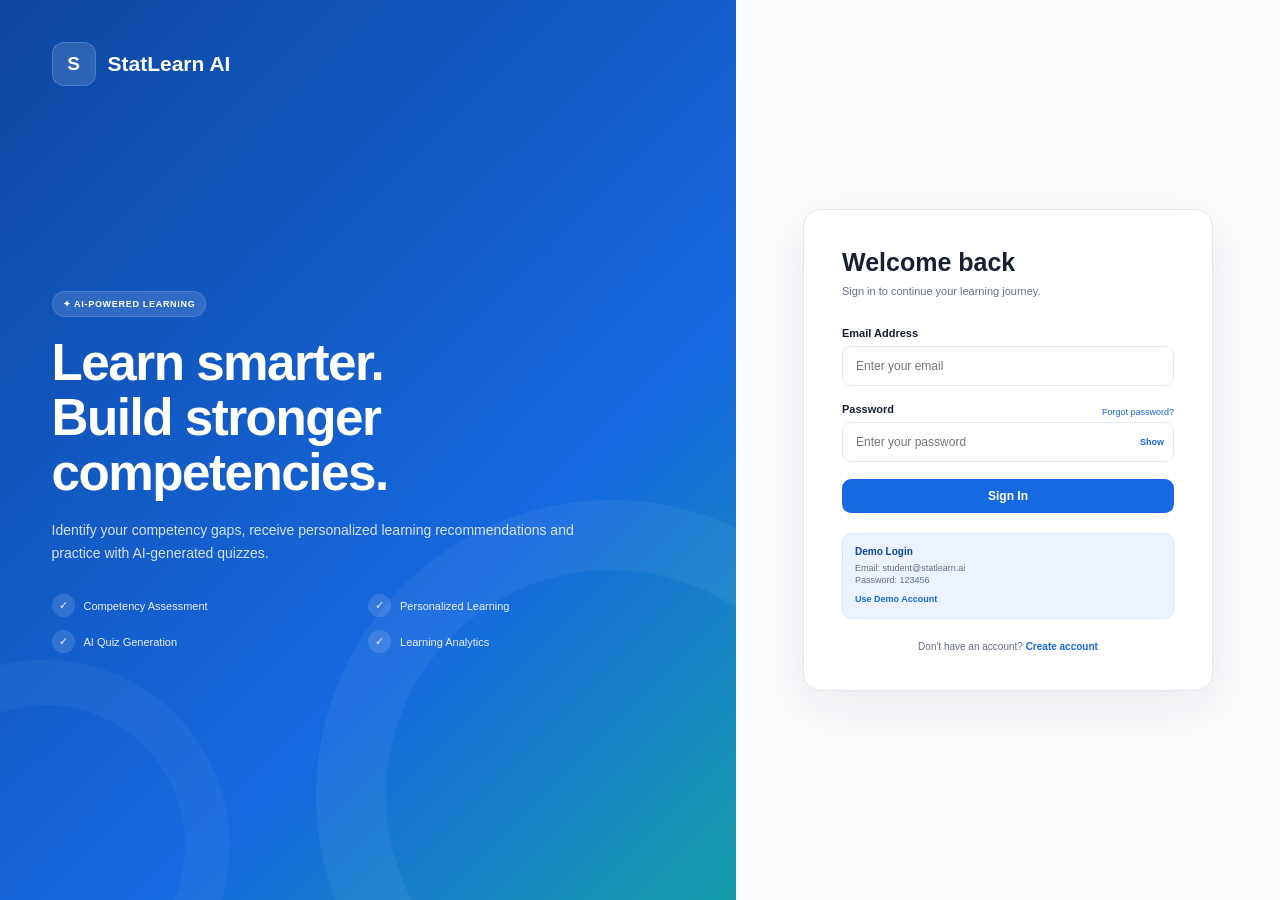
<file: index.html>
<!DOCTYPE html>
<html lang="en">
<head>
    <meta charset="UTF-8">
    <meta name="viewport" content="width=device-width, initial-scale=1.0">

    <title>StatLearn AI</title>

    <link rel="stylesheet" href="style.css">
</head>

<body>

    <!-- =====================================================
         LOGIN SCREEN
    ====================================================== -->

    <div class="auth-screen" id="authScreen">

        <div class="auth-left">

            <div class="auth-brand">
                <div class="brand-logo">S</div>
                <h1>StatLearn AI</h1>
            </div>

            <div class="auth-hero">

                <span class="ai-badge">
                    ✦ AI-POWERED LEARNING
                </span>

                <h2>
                    Learn smarter.<br>
                    Build stronger competencies.
                </h2>

                <p>
                    Identify your competency gaps, receive personalized
                    learning recommendations and practice with AI-generated
                    quizzes.
                </p>

                <div class="auth-features">

                    <div>
                        <span>✓</span>
                        Competency Assessment
                    </div>

                    <div>
                        <span>✓</span>
                        Personalized Learning
                    </div>

                    <div>
                        <span>✓</span>
                        AI Quiz Generation
                    </div>

                    <div>
                        <span>✓</span>
                        Learning Analytics
                    </div>

                </div>

            </div>

        </div>


        <div class="auth-right">

            <div class="login-card" id="loginCard">

                <div class="mobile-brand">
                    <div class="brand-logo">S</div>
                    <strong>StatLearn AI</strong>
                </div>

                <div class="auth-heading">

                    <h2>Welcome back</h2>

                    <p>
                        Sign in to continue your learning journey.
                    </p>

                </div>


                <form id="loginForm">

                    <div class="form-group">

                        <label for="loginEmail">
                            Email Address
                        </label>

                        <input
                            type="email"
                            id="loginEmail"
                            placeholder="Enter your email"
                            required
                        >

                    </div>


                    <div class="form-group">

                        <div class="label-row">

                            <label for="loginPassword">
                                Password
                            </label>

                            <a href="#" onclick="forgotPassword(event)">
                                Forgot password?
                            </a>

                        </div>

                        <div class="password-wrapper">

                            <input
                                type="password"
                                id="loginPassword"
                                placeholder="Enter your password"
                                required
                            >

                            <button
                                type="button"
                                onclick="togglePassword('loginPassword', this)"
                            >
                                Show
                            </button>

                        </div>

                    </div>


                    <div
                        class="auth-error"
                        id="loginError"
                    ></div>


                    <button
                        type="submit"
                        class="btn btn-primary auth-btn"
                    >
                        Sign In
                    </button>

                </form>


                <div class="demo-login">

                    <strong>Demo Login</strong>

                    <p>
                        Email: student@statlearn.ai
                    </p>

                    <p>
                        Password: 123456
                    </p>

                    <button
                        type="button"
                        onclick="fillDemoLogin()"
                    >
                        Use Demo Account
                    </button>

                </div>


                <div class="auth-switch">

                    Don't have an account?

                    <button
                        onclick="showSignup()"
                    >
                        Create account
                    </button>

                </div>

            </div>


            <!-- SIGN UP -->

            <div
                class="login-card signup-card"
                id="signupCard"
            >

                <div class="mobile-brand">
                    <div class="brand-logo">S</div>
                    <strong>StatLearn AI</strong>
                </div>

                <div class="auth-heading">

                    <h2>Create account</h2>

                    <p>
                        Start your personalized learning journey.
                    </p>

                </div>


                <form id="signupForm">

                    <div class="form-group">

                        <label for="signupName">
                            Full Name
                        </label>

                        <input
                            type="text"
                            id="signupName"
                            placeholder="Enter your name"
                            required
                        >

                    </div>


                    <div class="form-group">

                        <label for="signupEmail">
                            Email Address
                        </label>

                        <input
                            type="email"
                            id="signupEmail"
                            placeholder="Enter your email"
                            required
                        >

                    </div>


                    <div class="form-group">

                        <label for="signupPassword">
                            Password
                        </label>

                        <input
                            type="password"
                            id="signupPassword"
                            placeholder="Create a password"
                            minlength="6"
                            required
                        >

                    </div>


                    <div
                        class="auth-error"
                        id="signupError"
                    ></div>


                    <button
                        type="submit"
                        class="btn btn-primary auth-btn"
                    >
                        Create Account
                    </button>

                </form>


                <div class="auth-switch">

                    Already have an account?

                    <button
                        onclick="showLogin()"
                    >
                        Sign in
                    </button>

                </div>

            </div>

        </div>

    </div>


    <!-- =====================================================
         APPLICATION
    ====================================================== -->

    <div
        class="app"
        id="app"
    >

        <!-- SIDEBAR -->

        <aside
            class="sidebar"
            id="sidebar"
        >

            <div class="brand">

                <div class="brand-logo">
                    S
                </div>

                <div>
                    <h2>StatLearn AI</h2>
                    <small>AI LEARNING PLATFORM</small>
                </div>

            </div>


            <nav class="navigation">

                <div class="nav-section">
                    MAIN
                </div>


                <button
                    class="nav-item active"
                    data-page="dashboard"
                >
                    <span class="nav-icon">⌂</span>
                    <span>Dashboard</span>
                </button>


                <button
                    class="nav-item"
                    data-page="assessment"
                >
                    <span class="nav-icon">✓</span>
                    <span>Competency Assessment</span>
                </button>


                <button
                    class="nav-item"
                    data-page="quiz"
                >
                    <span class="nav-icon">✦</span>
                    <span>AI Quiz Generator</span>
                </button>


                <button
                    class="nav-item"
                    data-page="recommendations"
                >
                    <span class="nav-icon">◈</span>
                    <span>Recommendations</span>
                </button>


                <div class="nav-section">
                    LEARNING
                </div>


                <button
                    class="nav-item"
                    data-page="learning"
                >
                    <span class="nav-icon">▣</span>
                    <span>My Learning</span>
                </button>


                <button
                    class="nav-item"
                    data-page="analytics"
                >
                    <span class="nav-icon">▥</span>
                    <span>Analytics</span>
                </button>


                <div class="nav-section">
                    ECOSYSTEM
                </div>


                <button
                    class="nav-item"
                    data-page="igot"
                >
                    <span class="nav-icon">◎</span>
                    <span>iGOT Karmayogi</span>
                </button>

            </nav>


            <div class="sidebar-footer">

                <div class="user-profile">

                    <div
                        class="avatar"
                        id="sidebarAvatar"
                    >
                        AL
                    </div>

                    <div>

                        <strong id="sidebarName">
                            Alex Learner
                        </strong>

                        <span id="sidebarEmail">
                            Statistical Learner
                        </span>

                    </div>

                </div>


                <button
                    class="logout-btn"
                    onclick="logout()"
                >
                    ↪ Logout
                </button>

            </div>

        </aside>


        <!-- MAIN -->

        <main class="main">

            <!-- TOPBAR -->

            <header class="topbar">

                <div class="topbar-left">

                    <button
                        class="mobile-menu"
                        id="mobileMenu"
                    >
                        ☰
                    </button>

                    <div>

                        <h1 id="pageTitle">
                            Dashboard
                        </h1>

                        <p>
                            AI-powered competency development platform
                        </p>

                    </div>

                </div>


                <div class="topbar-right">

                    <div class="system-status">

                        <span></span>

                        Platform Online

                    </div>


                    <div
                        class="avatar"
                        id="topAvatar"
                    >
                        AL
                    </div>

                </div>

            </header>


            <!-- CONTENT -->

            <div class="content">


                <!-- =================================================
                     DASHBOARD
                ================================================== -->

                <section
                    class="page active"
                    id="dashboard"
                >

                    <div class="welcome-banner">

                        <div class="welcome-content">

                            <span class="ai-badge">
                                ✦ AI LEARNING ASSISTANT
                            </span>

                            <h2 id="welcomeName">
                                Welcome back, Learner 👋
                            </h2>

                            <p>
                                Continue building your statistical
                                competencies with personalized learning.
                            </p>

                        </div>


                        <div class="welcome-graphic">

                            <div class="graphic-circle">
                                AI
                            </div>

                        </div>

                    </div>


                    <div class="stats-grid">

                        <div class="stat-card">

                            <div class="stat-icon blue">
                                ◉
                            </div>

                            <div>

                                <span class="stat-label">
                                    Overall Competency
                                </span>

                                <strong
                                    class="stat-value"
                                    id="overallCompetency"
                                >
                                    72%
                                </strong>

                            </div>

                        </div>


                        <div class="stat-card">

                            <div class="stat-icon green">
                                ✓
                            </div>

                            <div>

                                <span class="stat-label">
                                    Quiz Accuracy
                                </span>

                                <strong
                                    class="stat-value"
                                    id="quizAccuracy"
                                >
                                    81%
                                </strong>

                            </div>

                        </div>


                        <div class="stat-card">

                            <div class="stat-icon purple">
                                ▣
                            </div>

                            <div>

                                <span class="stat-label">
                                    Courses Completed
                                </span>

                                <strong class="stat-value">
                                    8
                                </strong>

                            </div>

                        </div>


                        <div class="stat-card">

                            <div class="stat-icon orange">
                                ◷
                            </div>

                            <div>

                                <span class="stat-label">
                                    Learning Hours
                                </span>

                                <strong class="stat-value">
                                    24h
                                </strong>

                            </div>

                        </div>

                    </div>


                    <div class="section-header">

                        <div>

                            <h2>
                                Competency Overview
                            </h2>

                            <p>
                                Current competency profile based on
                                assessment and learning activity.
                            </p>

                        </div>


                        <button
                            class="btn btn-secondary"
                            onclick="navigate('assessment')"
                        >
                            Take Assessment
                        </button>

                    </div>


                    <div class="dashboard-grid">

                        <div class="card competency-card">

                            <div class="card-header">

                                <div>

                                    <h3>
                                        Competency Profile
                                    </h3>

                                    <p>
                                        Current skill levels
                                    </p>

                                </div>

                                <span class="mini-badge">
                                    AI Analysis
                                </span>

                            </div>


                            <div class="competency-list">

                                <div class="competency-row">

                                    <div class="progress-header">

                                        <strong>
                                            Statistical Analysis
                                        </strong>

                                        <span>
                                            78%
                                        </span>

                                    </div>

                                    <div class="progress-track">

                                        <div
                                            class="progress-fill"
                                            style="width:78%"
                                        ></div>

                                    </div>

                                </div>


                                <div class="competency-row">

                                    <div class="progress-header">

                                        <strong>
                                            Data Visualization
                                        </strong>

                                        <span>
                                            65%
                                        </span>

                                    </div>

                                    <div class="progress-track">

                                        <div
                                            class="progress-fill"
                                            style="width:65%"
                                        ></div>

                                    </div>

                                </div>


                                <div class="competency-row">

                                    <div class="progress-header">

                                        <strong>
                                            Survey Methodology
                                        </strong>

                                        <span>
                                            48%
                                        </span>

                                    </div>

                                    <div class="progress-track">

                                        <div
                                            class="progress-fill warning"
                                            style="width:48%"
                                        ></div>

                                    </div>

                                </div>


                                <div class="competency-row">

                                    <div class="progress-header">

                                        <strong>
                                            Data Interpretation
                                        </strong>

                                        <span>
                                            82%
                                        </span>

                                    </div>

                                    <div class="progress-track">

                                        <div
                                            class="progress-fill success"
                                            style="width:82%"
                                        ></div>

                                    </div>

                                </div>


                                <div class="competency-row">

                                    <div class="progress-header">

                                        <strong>
                                            Data Quality
                                        </strong>

                                        <span>
                                            56%
                                        </span>

                                    </div>

                                    <div class="progress-track">

                                        <div
                                            class="progress-fill warning"
                                            style="width:56%"
                                        ></div>

                                    </div>

                                </div>

                            </div>

                        </div>


                        <div class="card gap-card">

                            <div class="card-header">

                                <div>

                                    <h3>
                                        Competency Status
                                    </h3>

                                    <p>
                                        AI identified areas
                                    </p>

                                </div>

                            </div>


                            <div class="gap-list">

                                <div class="gap-item">

                                    <span class="gap-dot danger"></span>

                                    <div>

                                        <strong>
                                            Survey Methodology
                                        </strong>

                                        <small>
                                            Needs Improvement
                                        </small>

                                    </div>

                                </div>


                                <div class="gap-item">

                                    <span class="gap-dot warning"></span>

                                    <div>

                                        <strong>
                                            Data Quality
                                        </strong>

                                        <small>
                                            Moderate
                                        </small>

                                    </div>

                                </div>


                                <div class="gap-item">

                                    <span class="gap-dot success"></span>

                                    <div>

                                        <strong>
                                            Data Interpretation
                                        </strong>

                                        <small>
                                            Strong
                                        </small>

                                    </div>

                                </div>


                                <div class="gap-item">

                                    <span class="gap-dot success"></span>

                                    <div>

                                        <strong>
                                            Statistical Analysis
                                        </strong>

                                        <small>
                                            Strong
                                        </small>

                                    </div>

                                </div>

                            </div>

                        </div>

                    </div>

                </section>


                <!-- =================================================
                     ASSESSMENT
                ================================================== -->

                <section
                    class="page"
                    id="assessment"
                >

                    <div class="page-heading">

                        <div>

                            <h2>
                                Competency Assessment
                            </h2>

                            <p>
                                Test your knowledge of the Official
                                Statistical System.
                            </p>

                        </div>

                        <span class="page-badge">
                            10 Questions
                        </span>

                    </div>


                    <div class="info-banner">

                        <span class="info-icon">
                            ℹ
                        </span>

                        <div>

                            <strong>
                                Assessment Instructions
                            </strong>

                            <p>
                                Select the most appropriate answer for
                                each question. Your score will be used
                                to identify competency gaps and
                                personalize your learning path.
                            </p>

                        </div>

                    </div>


                    <div id="assessmentQuestions"></div>


                    <div class="submit-container">

                        <button
                            class="btn btn-primary btn-large"
                            onclick="submitAssessment()"
                        >
                            Submit Assessment
                        </button>

                    </div>


                    <div
                        class="card result-panel"
                        id="assessmentResult"
                    >

                        <div class="result-main">

                            <div
                                class="score-circle"
                                id="assessmentScoreCircle"
                            >
                                0%
                            </div>

                            <h2 id="assessmentResultTitle">
                                Assessment Result
                            </h2>

                            <p id="assessmentResultText">
                                Complete the assessment to view your result.
                            </p>

                        </div>


                        <div class="result-section">

                            <h3>
                                Answer Review
                            </h3>

                            <div
                                id="assessmentReview"
                                class="answer-review"
                            ></div>

                        </div>


                        <div class="result-section">

                            <h3>
                                Identified Competency Gaps
                            </h3>

                            <div class="identified-gaps">

                                <div class="identified-gap danger-bg">

                                    <span>🔴</span>

                                    <div>

                                        <strong>
                                            Survey Methodology
                                        </strong>

                                        <small>
                                            Needs Improvement
                                        </small>

                                    </div>

                                </div>


                                <div class="identified-gap warning-bg">

                                    <span>🟡</span>

                                    <div>

                                        <strong>
                                            Data Quality
                                        </strong>

                                        <small>
                                            Moderate
                                        </small>

                                    </div>

                                </div>


                                <div class="identified-gap success-bg">

                                    <span>🟢</span>

                                    <div>

                                        <strong>
                                            Statistical Analysis
                                        </strong>

                                        <small>
                                            Strong
                                        </small>

                                    </div>

                                </div>

                            </div>

                        </div>


                        <div class="result-action">

                            <button
                                class="btn btn-primary"
                                onclick="navigate('recommendations')"
                            >
                                View Personalized Recommendations →
                            </button>

                        </div>

                    </div>

                </section>


                <!-- =================================================
                     QUIZ
                ================================================== -->

                <section
                    class="page"
                    id="quiz"
                >

                    <div class="page-heading">

                        <div>

                            <h2>
                                AI Quiz Generator
                            </h2>

                            <p>
                                Generate practice questions from
                                learning materials.
                            </p>

                        </div>

                        <span class="page-badge demo">
                            AI Demo Mode
                        </span>

                    </div>


                    <div class="card generator-card">

                        <div
                            class="upload-zone"
                            id="uploadZone"
                        >

                            <div class="upload-icon">
                                ⬆
                            </div>

                            <h3>
                                Upload Learning Material
                            </h3>

                            <p>
                                Upload PDF, DOCX or TXT material to
                                generate a practice quiz.
                            </p>

                            <input
                                type="file"
                                id="materialFile"
                                accept=".pdf,.doc,.docx,.txt"
                                hidden
                            >

                            <button
                                class="btn btn-outline"
                                onclick="document.getElementById('materialFile').click()"
                            >
                                Choose File
                            </button>

                            <div
                                class="file-success"
                                id="fileName"
                            ></div>

                        </div>


                        <div class="generator-controls">

                            <div class="form-group">

                                <label>
                                    Number of Questions
                                </label>

                                <select id="questionCount">

                                    <option value="5">
                                        5 Questions
                                    </option>

                                    <option
                                        value="10"
                                        selected
                                    >
                                        10 Questions
                                    </option>

                                    <option value="15">
                                        15 Questions
                                    </option>

                                </select>

                            </div>


                            <div class="form-group">

                                <label>
                                    Difficulty
                                </label>

                                <select id="difficulty">

                                    <option value="Easy">
                                        Easy
                                    </option>

                                    <option
                                        value="Medium"
                                        selected
                                    >
                                        Medium
                                    </option>

                                    <option value="Hard">
                                        Hard
                                    </option>

                                </select>

                            </div>

                        </div>


                        <button
                            class="btn btn-primary generate-btn"
                            onclick="generateQuiz()"
                        >
                            ✨ Generate Quiz
                        </button>


                        <div class="demo-notice">

                            AI Demo Mode — Document processing is simulated
                            using sample statistical questions.

                        </div>

                    </div>


                    <div
                        class="loader"
                        id="quizLoader"
                    >

                        <div class="spinner"></div>

                        <strong>
                            AI is analyzing your learning material...
                        </strong>

                        <p>
                            Identifying concepts and generating questions
                        </p>

                    </div>


                    <div
                        class="generated-area"
                        id="generatedQuiz"
                    >

                        <div class="page-heading">

                            <div>

                                <h2>
                                    Generated MCQs
                                </h2>

                                <p id="generatedQuizInfo">
                                    AI generated questions
                                </p>

                            </div>

                            <span class="page-badge demo">
                                Demo Generated
                            </span>

                        </div>


                        <div id="quizQuestions"></div>


                        <div class="submit-container">

                            <button
                                class="btn btn-primary btn-large"
                                onclick="submitGeneratedQuiz()"
                            >
                                Submit Quiz
                            </button>

                        </div>


                        <div
                            class="card result-panel"
                            id="quizResult"
                        >

                            <div class="result-main">

                                <div
                                    class="score-circle"
                                    id="quizScoreCircle"
                                >
                                    0%
                                </div>

                                <h2>
                                    Quiz Result
                                </h2>

                                <p id="quizResultText">
                                    Your result will appear here.
                                </p>

                            </div>


                            <div class="result-section">

                                <h3>
                                    Answer Review
                                </h3>

                                <div
                                    id="quizReview"
                                    class="answer-review"
                                ></div>

                            </div>


                            <div class="result-section">

                                <h3>
                                    Topic Performance
                                </h3>

                                <div class="performance-list">

                                    <div class="performance-item">

                                        <div class="performance-header">

                                            <span>
                                                Statistics
                                            </span>

                                            <strong>
                                                85%
                                            </strong>

                                        </div>

                                        <div class="progress-track">

                                            <div
                                                class="progress-fill"
                                                style="width:85%"
                                            ></div>

                                        </div>

                                    </div>


                                    <div class="performance-item">

                                        <div class="performance-header">

                                            <span>
                                                Data Visualization
                                            </span>

                                            <strong>
                                                78%
                                            </strong>

                                        </div>

                                        <div class="progress-track">

                                            <div
                                                class="progress-fill"
                                                style="width:78%"
                                            ></div>

                                        </div>

                                    </div>


                                    <div class="performance-item">

                                        <div class="performance-header">

                                            <span>
                                                Sampling
                                            </span>

                                            <strong>
                                                65%
                                            </strong>

                                        </div>

                                        <div class="progress-track">

                                            <div
                                                class="progress-fill warning"
                                                style="width:65%"
                                            ></div>

                                        </div>

                                    </div>


                                    <div class="performance-item">

                                        <div class="performance-header">

                                            <span>
                                                Data Quality
                                            </span>

                                            <strong>
                                                58%
                                            </strong>

                                        </div>

                                        <div class="progress-track">

                                            <div
                                                class="progress-fill warning"
                                                style="width:58%"
                                            ></div>

                                        </div>

                                    </div>

                                </div>

                            </div>


                            <div class="result-action">

                                <button
                                    class="btn btn-primary"
                                    onclick="navigate('recommendations')"
                                >
                                    Improve Your Skills →
                                </button>

                            </div>

                        </div>

                    </div>

                </section>


                <!-- =================================================
                     RECOMMENDATIONS
                ================================================== -->

                <section
                    class="page"
                    id="recommendations"
                >

                    <div class="page-heading">

                        <div>

                            <h2>
                                Recommended for You
                            </h2>

                            <p id="recommendationSubtitle">
                                AI-generated learning recommendations
                                based on your competency profile.
                            </p>

                        </div>

                        <span class="page-badge">
                            Personalized
                        </span>

                    </div>


                    <div
                        class="recommendation-grid"
                        id="recommendationList"
                    ></div>

                </section>


                <!-- =================================================
                     LEARNING
                ================================================== -->

                <section
                    class="page"
                    id="learning"
                >

                    <div class="page-heading">

                        <div>

                            <h2>
                                My Learning
                            </h2>

                            <p>
                                Track your current learning journey.
                            </p>

                        </div>

                    </div>


                    <div class="learning-grid">

                        <div class="card learning-card">

                            <div class="learning-icon">
                                📋
                            </div>

                            <h3>
                                Survey Methodology
                            </h3>

                            <p>
                                Sampling, survey design and data collection.
                            </p>

                            <div class="learning-progress-header">

                                <span>
                                    Progress
                                </span>

                                <strong>
                                    60%
                                </strong>

                            </div>

                            <div class="progress-track large">

                                <div
                                    class="progress-fill learning-bar"
                                    data-progress="60"
                                ></div>

                            </div>

                            <button
                                class="btn btn-secondary full-btn"
                                onclick="showToast('Learning module opened')"
                            >
                                Continue Learning
                            </button>

                        </div>


                        <div class="card learning-card">

                            <div class="learning-icon">
                                📊
                            </div>

                            <h3>
                                Data Visualization
                            </h3>

                            <p>
                                Charts, dashboards and visual communication.
                            </p>

                            <div class="learning-progress-header">

                                <span>
                                    Progress
                                </span>

                                <strong>
                                    80%
                                </strong>

                            </div>

                            <div class="progress-track large">

                                <div
                                    class="progress-fill learning-bar"
                                    data-progress="80"
                                ></div>

                            </div>

                            <button
                                class="btn btn-secondary full-btn"
                                onclick="showToast('Learning module opened')"
                            >
                                Continue Learning
                            </button>

                        </div>


                        <div class="card learning-card">

                            <div class="learning-icon">
                                📈
                            </div>

                            <h3>
                                Statistical Analysis
                            </h3>

                            <p>
                                Descriptive and inferential statistical
                                techniques.
                            </p>

                            <div class="learning-progress-header">

                                <span>
                                    Progress
                                </span>

                                <strong>
                                    100%
                                </strong>

                            </div>

                            <div class="progress-track large">

                                <div
                                    class="progress-fill success learning-bar"
                                    data-progress="100"
                                ></div>

                            </div>

                            <button
                                class="btn btn-success full-btn"
                                onclick="showToast('Course completed ✓')"
                            >
                                Completed ✓
                            </button>

                        </div>

                    </div>

                </section>


                <!-- =================================================
                     ANALYTICS
                ================================================== -->

                <section
                    class="page"
                    id="analytics"
                >

                    <div class="page-heading">

                        <div>

                            <h2>
                                Learning Analytics
                            </h2>

                            <p>
                                Monitor competency development and
                                quiz performance.
                            </p>

                        </div>

                    </div>


                    <div class="analytics-grid">

                        <div class="card chart-card">

                            <div class="card-header">

                                <div>

                                    <h3>
                                        Learning Progress
                                    </h3>

                                    <p>
                                        Overall competency growth
                                    </p>

                                </div>

                                <span class="mini-badge">
                                    4 Weeks
                                </span>

                            </div>


                            <div class="bar-chart">

                                <div class="chart-column">

                                    <div
                                        class="chart-bar"
                                        data-value="52"
                                    ></div>

                                    <span>
                                        Week 1
                                    </span>

                                </div>


                                <div class="chart-column">

                                    <div
                                        class="chart-bar"
                                        data-value="61"
                                    ></div>

                                    <span>
                                        Week 2
                                    </span>

                                </div>


                                <div class="chart-column">

                                    <div
                                        class="chart-bar"
                                        data-value="68"
                                    ></div>

                                    <span>
                                        Week 3
                                    </span>

                                </div>


                                <div class="chart-column">

                                    <div
                                        class="chart-bar"
                                        data-value="72"
                                    ></div>

                                    <span>
                                        Week 4
                                    </span>

                                </div>

                            </div>

                        </div>


                        <div class="card chart-card">

                            <div class="card-header">

                                <div>

                                    <h3>
                                        Quiz Performance
                                    </h3>

                                    <p>
                                        Topic-wise accuracy
                                    </p>

                                </div>

                            </div>


                            <div class="performance-list">

                                <div class="performance-item">

                                    <div class="performance-header">

                                        <span>
                                            Statistics
                                        </span>

                                        <strong>
                                            85%
                                        </strong>

                                    </div>

                                    <div class="progress-track">

                                        <div
                                            class="progress-fill"
                                            style="width:85%"
                                        ></div>

                                    </div>

                                </div>


                                <div class="performance-item">

                                    <div class="performance-header">

                                        <span>
                                            Data Visualization
                                        </span>

                                        <strong>
                                            78%
                                        </strong>

                                    </div>

                                    <div class="progress-track">

                                        <div
                                            class="progress-fill"
                                            style="width:78%"
                                        ></div>

                                    </div>

                                </div>


                                <div class="performance-item">

                                    <div class="performance-header">

                                        <span>
                                            Sampling
                                        </span>

                                        <strong>
                                            65%
                                        </strong>

                                    </div>

                                    <div class="progress-track">

                                        <div
                                            class="progress-fill warning"
                                            style="width:65%"
                                        ></div>

                                    </div>

                                </div>


                                <div class="performance-item">

                                    <div class="performance-header">

                                        <span>
                                            Data Quality
                                        </span>

                                        <strong>
                                            58%
                                        </strong>

                                    </div>

                                    <div class="progress-track">

                                        <div
                                            class="progress-fill warning"
                                            style="width:58%"
                                        ></div>

                                    </div>

                                </div>

                            </div>

                        </div>

                    </div>

                </section>


                <!-- =================================================
                     IGOT
                ================================================== -->

                <section
                    class="page"
                    id="igot"
                >

                    <div class="page-heading">

                        <div>

                            <h2>
                                iGOT Karmayogi
                            </h2>

                            <p>
                                Government learning ecosystem integration.
                            </p>

                        </div>

                        <span class="page-badge demo">
                            Demo Data
                        </span>

                    </div>


                    <div class="integration-banner">

                        <div class="igot-header">

                            <div class="igot-logo">
                                iG
                            </div>

                            <div>

                                <h2>
                                    iGOT Karmayogi
                                </h2>

                                <p>
                                    Integrated Government Online Training
                                </p>

                            </div>

                        </div>


                        <div class="integration-status">

                            <span>●</span>

                            Integration Status: Demo Mode

                        </div>


                        <p class="integration-description">

                            Personalized training recommendations can be
                            connected to the iGOT Karmayogi ecosystem through
                            an approved integration. StatLearn AI can identify
                            competency gaps and recommend relevant training
                            resources.

                        </p>


                        <div class="demo-data-label">
                            Demo Data
                        </div>

                    </div>


                    <div class="section-header">

                        <div>

                            <h2>
                                Sample Training Courses
                            </h2>

                            <p>
                                Example courses that could be surfaced
                                through ecosystem integration.
                            </p>

                        </div>

                    </div>


                    <div class="igot-course-grid">

                        <div class="card course-card">

                            <div class="course-icon">
                                ✓
                            </div>

                            <h3>
                                Statistical Data Quality Management
                            </h3>

                            <div class="course-meta">

                                <span>
                                    Intermediate
                                </span>

                                <span>
                                    4 Hours
                                </span>

                            </div>

                            <p>
                                Learn principles, dimensions and processes
                                for improving statistical data quality.
                            </p>

                            <button
                                class="btn btn-primary"
                                onclick="showToast('Demo training opened')"
                            >
                                View Training
                            </button>

                        </div>


                        <div class="card course-card">

                            <div class="course-icon">
                                📊
                            </div>

                            <h3>
                                Data Visualization for Public Data
                            </h3>

                            <div class="course-meta">

                                <span>
                                    Intermediate
                                </span>

                                <span>
                                    3 Hours
                                </span>

                            </div>

                            <p>
                                Build effective visualizations for
                                communicating statistical information.
                            </p>

                            <button
                                class="btn btn-primary"
                                onclick="showToast('Demo training opened')"
                            >
                                View Training
                            </button>

                        </div>


                        <div class="card course-card">

                            <div class="course-icon">
                                📋
                            </div>

                            <h3>
                                Survey Methodology Fundamentals
                            </h3>

                            <div class="course-meta">

                                <span>
                                    Beginner
                                </span>

                                <span>
                                    5 Hours
                                </span>

                            </div>

                            <p>
                                Understand sampling, questionnaire design
                                and survey-data collection.
                            </p>

                            <button
                                class="btn btn-primary"
                                onclick="showToast('Demo training opened')"
                            >
                                View Training
                            </button>

                        </div>

                    </div>

                </section>

            </div>

        </main>

    </div>


    <!-- TOAST -->

    <div
        class="toast"
        id="toast"
    ></div>


    <script src="script.js"></script>

</body>
</html>
</file>
<file: style.css>
/* =========================================================
   STATLEARN AI
   STYLE SHEET
========================================================= */

:root {

    --primary: #1769e0;
    --primary-dark: #0d47a1;
    --primary-light: #eaf3ff;

    --success: #159957;
    --success-light: #ecfdf3;

    --warning: #e5a000;
    --warning-light: #fff7df;

    --danger: #dc3545;
    --danger-light: #fff1f2;

    --purple: #7657d9;
    --orange: #e88325;

    --dark: #172033;
    --text: #344054;
    --muted: #667085;

    --border: #e4e7ec;

    --background: #f5f8fc;
    --white: #ffffff;

    --shadow:
        0 7px 24px rgba(16, 24, 40, 0.06);

    --radius: 14px;
}


/* =========================================================
   RESET
========================================================= */

* {
    margin: 0;
    padding: 0;
    box-sizing: border-box;
}


html {
    scroll-behavior: smooth;
}


body {

    font-family:
        Inter,
        "Segoe UI",
        Roboto,
        Arial,
        sans-serif;

    background: var(--background);

    color: var(--text);

    overflow-x: hidden;
}


button,
input,
select {
    font-family: inherit;
}


button {
    cursor: pointer;
}


/* =========================================================
   LOGIN / AUTH SCREEN
========================================================= */

.auth-screen {

    min-height: 100vh;

    display: grid;

    grid-template-columns: 1.15fr 0.85fr;

    background: white;
}


/* LEFT */

.auth-left {

    position: relative;

    overflow: hidden;

    padding: 42px 7%;

    color: white;

    background:
        linear-gradient(
            135deg,
            #0d47a1,
            #1769e0 65%,
            #159eaa
        );

    display: flex;

    flex-direction: column;
}


.auth-left::before {

    content: "";

    position: absolute;

    width: 450px;
    height: 450px;

    right: -170px;
    bottom: -190px;

    border-radius: 50%;

    border: 70px solid rgba(255,255,255,0.05);
}


.auth-left::after {

    content: "";

    position: absolute;

    width: 280px;
    height: 280px;

    left: -140px;
    bottom: -130px;

    border-radius: 50%;

    border: 45px solid rgba(255,255,255,0.04);
}


.auth-brand {

    display: flex;

    align-items: center;

    gap: 12px;

    position: relative;

    z-index: 2;
}


.auth-brand h1 {

    font-size: 21px;

    font-weight: 800;
}


.brand-logo {

    width: 44px;
    height: 44px;

    display: grid;

    place-items: center;

    border-radius: 12px;

    color: white;

    background:
        linear-gradient(
            135deg,
            #1769e0,
            #00a8a8
        );

    font-size: 19px;

    font-weight: 900;
}


.auth-left .brand-logo {

    background: rgba(255,255,255,0.13);

    border: 1px solid rgba(255,255,255,0.16);
}


.auth-hero {

    max-width: 620px;

    margin: auto 0;

    position: relative;

    z-index: 2;
}


.auth-hero .ai-badge {

    display: inline-block;

    margin-bottom: 18px;

    padding: 7px 10px;

    border-radius: 20px;

    background: rgba(255,255,255,0.13);

    border: 1px solid rgba(255,255,255,0.13);

    font-size: 9px;

    font-weight: 800;

    letter-spacing: 0.7px;
}


.auth-hero h2 {

    font-size: clamp(34px, 4vw, 54px);

    line-height: 1.08;

    letter-spacing: -1.5px;

    margin-bottom: 18px;
}


.auth-hero > p {

    max-width: 570px;

    color: rgba(255,255,255,0.82);

    font-size: 14px;

    line-height: 1.7;
}


.auth-features {

    display: grid;

    grid-template-columns: 1fr 1fr;

    gap: 13px;

    margin-top: 28px;
}


.auth-features div {

    display: flex;

    align-items: center;

    gap: 9px;

    color: rgba(255,255,255,0.9);

    font-size: 11px;
}


.auth-features span {

    width: 23px;
    height: 23px;

    display: grid;

    place-items: center;

    border-radius: 50%;

    background: rgba(255,255,255,0.13);
}


/* RIGHT */

.auth-right {

    display: flex;

    align-items: center;

    justify-content: center;

    padding: 35px;

    background: #fbfcfe;
}


.login-card {

    width: 100%;

    max-width: 410px;

    padding: 38px;

    border: 1px solid var(--border);

    border-radius: 18px;

    background: white;

    box-shadow:
        0 15px 50px rgba(16,24,40,0.08);

    animation: authIn 0.4s ease;
}


.signup-card {

    display: none;
}


@keyframes authIn {

    from {

        opacity: 0;

        transform:
            translateY(12px);

    }

    to {

        opacity: 1;

        transform:
            translateY(0);

    }
}


.mobile-brand {

    display: none;

    align-items: center;

    gap: 9px;

    margin-bottom: 28px;

    color: var(--dark);

    font-size: 18px;
}


.auth-heading {

    margin-bottom: 27px;
}


.auth-heading h2 {

    color: var(--dark);

    font-size: 25px;

    margin-bottom: 6px;
}


.auth-heading p {

    color: var(--muted);

    font-size: 11px;

    line-height: 1.5;
}


/* FORM */

.form-group {

    margin-bottom: 17px;
}


.form-group label {

    display: block;

    margin-bottom: 7px;

    color: var(--dark);

    font-size: 11px;

    font-weight: 700;
}


.label-row {

    display: flex;

    justify-content: space-between;

    align-items: center;
}


.label-row a {

    color: var(--primary);

    font-size: 9px;

    text-decoration: none;
}


.form-group input {

    width: 100%;

    padding: 12px 13px;

    border: 1px solid var(--border);

    border-radius: 9px;

    background: white;

    color: var(--dark);

    font-size: 12px;

    transition:
        border 0.2s ease,
        box-shadow 0.2s ease;
}


.form-group input:focus {

    outline: none;

    border-color: var(--primary);

    box-shadow:
        0 0 0 3px rgba(23,105,224,0.1);
}


.password-wrapper {

    position: relative;
}


.password-wrapper input {

    padding-right: 60px;
}


.password-wrapper button {

    position: absolute;

    right: 10px;
    top: 50%;

    transform: translateY(-50%);

    border: none;

    background: transparent;

    color: var(--primary);

    font-size: 9px;

    font-weight: 700;
}


.auth-error {

    min-height: 0;

    margin-bottom: 9px;

    color: var(--danger);

    font-size: 10px;
}


.auth-btn {

    width: 100%;

    padding: 12px;
}


/* DEMO LOGIN */

.demo-login {

    margin-top: 20px;

    padding: 12px;

    border-radius: 9px;

    background: var(--primary-light);

    border: 1px solid #d7e7fb;
}


.demo-login strong {

    display: block;

    margin-bottom: 6px;

    color: var(--primary-dark);

    font-size: 10px;
}


.demo-login p {

    color: var(--muted);

    font-size: 9px;

    margin: 2px 0;
}


.demo-login button {

    margin-top: 7px;

    border: none;

    background: transparent;

    color: var(--primary);

    font-size: 9px;

    font-weight: 800;
}


.auth-switch {

    margin-top: 22px;

    text-align: center;

    color: var(--muted);

    font-size: 10px;
}


.auth-switch button {

    border: none;

    background: transparent;

    color: var(--primary);

    font-weight: 750;

    font-size: 10px;
}


/* =========================================================
   APPLICATION
========================================================= */

.app {

    display: none;

    min-height: 100vh;
}


.app.logged-in {

    display: block;
}


/* =========================================================
   SIDEBAR
========================================================= */

.sidebar {

    position: fixed;

    left: 0;
    top: 0;

    width: 255px;
    height: 100vh;

    display: flex;

    flex-direction: column;

    background: white;

    border-right: 1px solid var(--border);

    z-index: 1000;

    transition:
        transform 0.3s ease;
}


.brand {

    height: 80px;

    display: flex;

    align-items: center;

    gap: 12px;

    padding: 0 21px;

    border-bottom: 1px solid var(--border);
}


.brand h2 {

    color: var(--dark);

    font-size: 18px;
}


.brand small {

    display: block;

    margin-top: 3px;

    color: var(--primary);

    font-size: 8px;

    font-weight: 800;

    letter-spacing: 0.5px;
}


/* NAV */

.navigation {

    flex: 1;

    padding: 15px 11px;

    overflow-y: auto;
}


.nav-section {

    padding: 12px 12px 7px;

    color: #98a2b3;

    font-size: 9px;

    font-weight: 800;

    letter-spacing: 1px;
}


.nav-item {

    width: 100%;

    display: flex;

    align-items: center;

    gap: 12px;

    padding: 11px 12px;

    margin: 3px 0;

    border: none;

    border-radius: 9px;

    background: transparent;

    color: #667085;

    font-size: 13px;

    font-weight: 600;

    text-align: left;

    transition:
        background 0.2s ease,
        color 0.2s ease,
        transform 0.2s ease;
}


.nav-item:hover {

    background: var(--primary-light);

    color: var(--primary);

    transform: translateX(2px);
}


.nav-item.active {

    background: var(--primary-light);

    color: var(--primary);

    font-weight: 750;
}


.nav-icon {

    width: 21px;

    text-align: center;

    font-size: 16px;
}


/* SIDEBAR FOOTER */

.sidebar-footer {

    padding: 15px;

    border-top: 1px solid var(--border);
}


.user-profile {

    display: flex;

    align-items: center;

    gap: 10px;
}


.avatar {

    width: 38px;
    height: 38px;

    flex-shrink: 0;

    display: grid;

    place-items: center;

    border-radius: 50%;

    background: #dceaff;

    color: var(--primary);

    font-size: 11px;

    font-weight: 800;
}


.user-profile strong {

    display: block;

    max-width: 145px;

    overflow: hidden;

    white-space: nowrap;

    text-overflow: ellipsis;

    color: var(--dark);

    font-size: 11px;
}


.user-profile span {

    display: block;

    max-width: 145px;

    margin-top: 3px;

    overflow: hidden;

    white-space: nowrap;

    text-overflow: ellipsis;

    color: var(--muted);

    font-size: 9px;
}


.logout-btn {

    width: 100%;

    margin-top: 12px;

    padding: 8px;

    border: 1px solid #e6e8ec;

    border-radius: 7px;

    background: white;

    color: #667085;

    font-size: 10px;

    font-weight: 700;
}


.logout-btn:hover {

    background: var(--danger-light);

    color: var(--danger);

    border-color: #f2c5ca;
}


/* =========================================================
   MAIN
========================================================= */

.main {

    min-height: 100vh;

    margin-left: 255px;
}


.topbar {

    height: 80px;

    padding: 0 33px;

    display: flex;

    align-items: center;

    justify-content: space-between;

    position: sticky;

    top: 0;

    z-index: 500;

    background: rgba(255,255,255,0.96);

    border-bottom: 1px solid var(--border);

    backdrop-filter: blur(8px);
}


.topbar-left {

    display: flex;

    align-items: center;

    gap: 12px;
}


.topbar h1 {

    color: var(--dark);

    font-size: 19px;

    font-weight: 750;
}


.topbar p {

    margin-top: 3px;

    color: var(--muted);

    font-size: 11px;
}


.topbar-right {

    display: flex;

    align-items: center;

    gap: 15px;
}


.system-status {

    display: flex;

    align-items: center;

    gap: 7px;

    padding: 7px 11px;

    border-radius: 20px;

    background: var(--success-light);

    color: var(--success);

    font-size: 10px;

    font-weight: 750;
}


.system-status span {

    width: 7px;
    height: 7px;

    border-radius: 50%;

    background: var(--success);
}


.mobile-menu {

    display: none;

    width: 40px;
    height: 40px;

    border: none;

    background: transparent;

    color: var(--dark);

    font-size: 22px;
}


/* =========================================================
   CONTENT
========================================================= */

.content {

    max-width: 1600px;

    margin: auto;

    padding: 30px 34px 55px;
}


.page {

    display: none;

    animation:
        pageIn 0.28s ease;
}


.page.active {

    display: block;
}


@keyframes pageIn {

    from {

        opacity: 0;

        transform:
            translateY(6px);

    }

    to {

        opacity: 1;

        transform:
            translateY(0);

    }
}


/* =========================================================
   COMMON
========================================================= */

.card {

    background: white;

    border: 1px solid var(--border);

    border-radius: var(--radius);

    box-shadow: var(--shadow);
}


.section-header,
.page-heading {

    display: flex;

    align-items: center;

    justify-content: space-between;

    gap: 20px;

    margin: 28px 0 16px;
}


.page-heading {

    margin-top: 0;
}


.section-header h2,
.page-heading h2 {

    color: var(--dark);

    font-size: 18px;

    font-weight: 750;
}


.section-header p,
.page-heading p {

    margin-top: 4px;

    color: var(--muted);

    font-size: 11px;
}


.btn {

    border: none;

    border-radius: 9px;

    padding: 10px 16px;

    font-size: 12px;

    font-weight: 700;

    transition:
        transform 0.2s ease,
        background 0.2s ease,
        box-shadow 0.2s ease;
}


.btn:hover {

    transform:
        translateY(-1px);
}


.btn-primary {

    color: white;

    background: var(--primary);
}


.btn-primary:hover {

    background: var(--primary-dark);

    box-shadow:
        0 5px 15px rgba(23,105,224,0.2);
}


.btn-secondary {

    color: var(--primary);

    background: var(--primary-light);
}


.btn-outline {

    color: var(--primary);

    background: white;

    border: 1px solid #bdd2ee;
}


.btn-success {

    color: white;

    background: var(--success);
}


.btn-large {

    padding: 12px 21px;

    font-size: 13px;
}


.full-btn {

    width: 100%;

    margin-top: 17px;
}


.page-badge {

    padding: 7px 11px;

    border-radius: 20px;

    background: var(--primary-light);

    color: var(--primary);

    font-size: 10px;

    font-weight: 800;
}


.page-badge.demo {

    background: var(--warning-light);

    color: #996b00;
}


.mini-badge {

    padding: 5px 8px;

    border-radius: 20px;

    background: var(--primary-light);

    color: var(--primary);

    font-size: 9px;

    font-weight: 800;
}


/* =========================================================
   WELCOME
========================================================= */

.welcome-banner {

    min-height: 175px;

    display: flex;

    align-items: center;

    justify-content: space-between;

    position: relative;

    overflow: hidden;

    padding: 28px 31px;

    border-radius: 18px;

    color: white;

    background:
        linear-gradient(
            110deg,
            #0d47a1,
            #1769e0 58%,
            #159eaa
        );
}


.welcome-content {

    position: relative;

    z-index: 2;
}


.welcome-banner .ai-badge {

    display: inline-block;

    margin-bottom: 11px;

    padding: 6px 9px;

    border-radius: 20px;

    background: rgba(255,255,255,0.14);

    border: 1px solid rgba(255,255,255,0.12);

    font-size: 8px;

    font-weight: 800;

    letter-spacing: 0.6px;
}


.welcome-banner h2 {

    font-size: 25px;

    margin-bottom: 7px;
}


.welcome-banner p {

    max-width: 600px;

    color: rgba(255,255,255,0.86);

    font-size: 12px;

    line-height: 1.5;
}


.welcome-graphic {

    position: relative;

    z-index: 1;

    padding-right: 35px;
}


.graphic-circle {

    width: 110px;
    height: 110px;

    display: grid;

    place-items: center;

    border-radius: 50%;

    color: white;

    font-size: 34px;

    font-weight: 900;

    border: 1px solid rgba(255,255,255,0.2);

    background: rgba(255,255,255,0.09);

    box-shadow:
        0 0 0 20px rgba(255,255,255,0.035),
        0 0 0 40px rgba(255,255,255,0.02);
}


/* =========================================================
   STATS
========================================================= */

.stats-grid {

    display: grid;

    grid-template-columns:
        repeat(4, 1fr);

    gap: 16px;

    margin-top: 19px;
}


.stat-card {

    display: flex;

    align-items: center;

    gap: 13px;

    padding: 18px;

    background: white;

    border: 1px solid var(--border);

    border-radius: var(--radius);

    box-shadow: var(--shadow);
}


.stat-icon {

    width: 42px;
    height: 42px;

    display: grid;

    place-items: center;

    border-radius: 11px;

    font-size: 18px;

    font-weight: 800;
}


.stat-icon.blue {

    color: var(--primary);

    background: var(--primary-light);
}


.stat-icon.green {

    color: var(--success);

    background: var(--success-light);
}


.stat-icon.purple {

    color: var(--purple);

    background: #f1edff;
}


.stat-icon.orange {

    color: var(--orange);

    background: #fff2e7;
}


.stat-label {

    display: block;

    margin-bottom: 4px;

    color: var(--muted);

    font-size: 10px;
}


.stat-value {

    display: block;

    color: var(--dark);

    font-size: 23px;

    font-weight: 800;
}


/* =========================================================
   DASHBOARD
========================================================= */

.dashboard-grid {

    display: grid;

    grid-template-columns:
        1.55fr 1fr;

    gap: 17px;
}


.competency-card,
.gap-card {

    padding: 21px;
}


.card-header {

    display: flex;

    align-items: flex-start;

    justify-content: space-between;

    gap: 15px;

    margin-bottom: 20px;
}


.card-header h3 {

    color: var(--dark);

    font-size: 15px;
}


.card-header p {

    margin-top: 3px;

    color: var(--muted);

    font-size: 10px;
}


.competency-row {

    margin-bottom: 19px;
}


.competency-row:last-child {

    margin-bottom: 0;
}


.progress-header {

    display: flex;

    justify-content: space-between;

    margin-bottom: 7px;

    font-size: 11px;
}


.progress-header strong {

    color: var(--dark);
}


.progress-header span {

    color: var(--muted);

    font-weight: 700;
}


.progress-track {

    width: 100%;

    height: 7px;

    overflow: hidden;

    border-radius: 20px;

    background: #edf0f5;
}


.progress-track.large {

    height: 9px;
}


.progress-fill {

    height: 100%;

    border-radius: inherit;

    background:
        linear-gradient(
            90deg,
            #1769e0,
            #45a5ff
        );

    transition:
        width 1s ease;
}


.progress-fill.warning {

    background:
        linear-gradient(
            90deg,
            #e5a000,
            #ffc64a
        );
}


.progress-fill.success {

    background:
        linear-gradient(
            90deg,
            #159957,
            #42c98a
        );
}


/* GAP */

.gap-list {

    display: flex;

    flex-direction: column;
}


.gap-item {

    display: flex;

    align-items: center;

    gap: 11px;

    padding: 13px 0;

    border-bottom: 1px solid #f0f1f3;
}


.gap-item:last-child {

    border-bottom: none;
}


.gap-dot {

    width: 9px;
    height: 9px;

    flex-shrink: 0;

    border-radius: 50%;
}


.gap-dot.danger {
    background: var(--danger);
}


.gap-dot.warning {
    background: var(--warning);
}


.gap-dot.success {
    background: var(--success);
}


.gap-item strong {

    display: block;

    color: var(--dark);

    font-size: 12px;
}


.gap-item small {

    display: block;

    margin-top: 3px;

    color: var(--muted);

    font-size: 10px;
}


/* =========================================================
   ASSESSMENT
========================================================= */

.info-banner {

    display: flex;

    align-items: flex-start;

    gap: 12px;

    padding: 15px 17px;

    margin-bottom: 20px;

    border: 1px solid #d3e5ff;

    border-radius: 11px;

    background: #edf5ff;
}


.info-icon {

    color: var(--primary);

    font-size: 17px;

    font-weight: 800;
}


.info-banner strong {

    color: var(--primary-dark);

    font-size: 12px;
}


.info-banner p {

    margin-top: 4px;

    color: #52627a;

    font-size: 11px;

    line-height: 1.5;
}


.question-card {

    padding: 20px;

    margin-bottom: 14px;
}


.question-number {

    margin-bottom: 7px;

    color: var(--primary);

    font-size: 9px;

    font-weight: 800;

    text-transform: uppercase;

    letter-spacing: 0.6px;
}


.question-text {

    margin-bottom: 14px;

    color: var(--dark);

    font-size: 14px;

    font-weight: 700;

    line-height: 1.5;
}


.option {

    display: flex;

    align-items: center;

    gap: 10px;

    padding: 11px;

    margin: 7px 0;

    border: 1px solid var(--border);

    border-radius: 8px;

    color: var(--text);

    font-size: 11px;

    cursor: pointer;

    transition:
        background 0.2s ease,
        border 0.2s ease;
}


.option:hover {

    background: #f7faff;

    border-color: #bdd2ee;
}


.option.selected {

    background: var(--primary-light);

    border-color: var(--primary);
}


.option input {

    accent-color: var(--primary);
}


.submit-container {

    display: flex;

    justify-content: flex-end;

    margin-top: 18px;
}


/* =========================================================
   RESULT
========================================================= */

.result-panel {

    display: none;

    margin-top: 25px;

    padding: 25px;
}


.result-panel.show {

    display: block;

    animation:
        pageIn 0.3s ease;
}


.result-main {

    text-align: center;

    padding-bottom: 21px;

    border-bottom: 1px solid var(--border);
}


.score-circle {

    width: 105px;
    height: 105px;

    display: grid;

    place-items: center;

    margin: 0 auto 13px;

    border: 9px solid #dceaff;

    border-radius: 50%;

    color: var(--primary);

    background: #f8fbff;

    font-size: 23px;

    font-weight: 850;
}


.result-main h2 {

    color: var(--dark);

    font-size: 20px;
}


.result-main p {

    margin-top: 5px;

    color: var(--muted);

    font-size: 11px;
}


.result-section {

    margin-top: 22px;
}


.result-section h3 {

    margin-bottom: 11px;

    color: var(--dark);

    font-size: 14px;
}


.answer-review {

    display: grid;

    gap: 7px;
}


.review-item {

    padding: 10px 12px;

    border-radius: 7px;

    font-size: 10px;

    line-height: 1.5;
}


.review-correct {

    color: #087443;

    background: var(--success-light);
}


.review-wrong {

    color: #b42318;

    background: var(--danger-light);
}


.identified-gaps {

    display: grid;

    grid-template-columns:
        repeat(3, 1fr);

    gap: 10px;
}


.identified-gap {

    display: flex;

    align-items: center;

    gap: 8px;

    padding: 12px;

    border-radius: 8px;
}


.identified-gap strong {

    display: block;

    color: var(--dark);

    font-size: 11px;
}


.identified-gap small {

    display: block;

    margin-top: 2px;

    color: var(--muted);

    font-size: 9px;
}


.danger-bg {
    background: var(--danger-light);
}


.warning-bg {
    background: var(--warning-light);
}


.success-bg {
    background: var(--success-light);
}


.result-action {

    display: flex;

    justify-content: center;

    margin-top: 23px;
}


/* =========================================================
   RECOMMENDATIONS
========================================================= */

.recommendation-grid {

    display: grid;

    grid-template-columns:
        repeat(3, 1fr);

    gap: 17px;
}


.course-card {

    display: flex;

    flex-direction: column;

    padding: 20px;
}


.course-icon {

    width: 43px;
    height: 43px;

    display: grid;

    place-items: center;

    margin-bottom: 13px;

    border-radius: 10px;

    background: var(--primary-light);

    color: var(--primary);

    font-size: 19px;
}


.course-card h3 {

    color: var(--dark);

    font-size: 14px;

    line-height: 1.4;
}


.course-meta {

    display: flex;

    flex-wrap: wrap;

    gap: 6px;

    margin: 10px 0 13px;
}


.course-meta span {

    padding: 5px 8px;

    border-radius: 20px;

    background: #f2f4f7;

    color: #475467;

    font-size: 9px;

    font-weight: 700;
}


.course-card p {

    flex: 1;

    margin-bottom: 17px;

    color: var(--muted);

    font-size: 10px;

    line-height: 1.6;
}


/* =========================================================
   QUIZ
========================================================= */

.generator-card {

    padding: 22px;
}


.upload-zone {

    padding: 32px 20px;

    text-align: center;

    border: 2px dashed #bdd2ee;

    border-radius: 13px;

    background: #f9fbff;

    transition:
        background 0.2s ease,
        border 0.2s ease;
}


.upload-zone:hover {

    border-color: var(--primary);

    background: #f1f7ff;
}


.upload-icon {

    width: 51px;
    height: 51px;

    display: grid;

    place-items: center;

    margin: 0 auto 11px;

    border-radius: 13px;

    background: var(--primary-light);

    color: var(--primary);

    font-size: 22px;
}


.upload-zone h3 {

    color: var(--dark);

    font-size: 15px;
}


.upload-zone p {

    max-width: 500px;

    margin: 6px auto 14px;

    color: var(--muted);

    font-size: 10px;

    line-height: 1.5;
}


.file-success {

    display: none;

    margin-top: 10px;

    color: var(--success);

    font-size: 10px;

    font-weight: 750;
}


.generator-controls {

    display: grid;

    grid-template-columns:
        1fr 1fr;

    gap: 15px;

    margin-top: 18px;
}


.form-group select {

    width: 100%;

    padding: 11px;

    border: 1px solid var(--border);

    border-radius: 8px;

    background: white;

    color: var(--text);

    font-size: 11px;
}


.generate-btn {

    margin-top: 18px;
}


.demo-notice {

    margin-top: 14px;

    padding: 9px 11px;

    border-radius: 7px;

    color: #806000;

    background: var(--warning-light);

    font-size: 9px;
}


/* LOADER */

.loader {

    display: none;

    padding: 30px;

    text-align: center;
}


.loader.show {

    display: block;
}


.spinner {

    width: 35px;
    height: 35px;

    margin: auto;

    border: 3px solid #dbe8fb;

    border-top-color: var(--primary);

    border-radius: 50%;

    animation:
        spin 0.8s linear infinite;
}


@keyframes spin {

    to {
        transform: rotate(360deg);
    }

}


.loader strong {

    display: block;

    margin-top: 11px;

    color: var(--primary);

    font-size: 11px;
}


.loader p {

    margin-top: 4px;

    color: var(--muted);

    font-size: 9px;
}


.generated-area {

    display: none;

    margin-top: 25px;
}


.generated-area.show {

    display: block;
}


/* =========================================================
   LEARNING
========================================================= */

.learning-grid {

    display: grid;

    grid-template-columns:
        repeat(3, 1fr);

    gap: 17px;
}


.learning-card {

    padding: 21px;
}


.learning-icon {

    width: 45px;
    height: 45px;

    display: grid;

    place-items: center;

    margin-bottom: 14px;

    border-radius: 11px;

    background: var(--primary-light);

    font-size: 21px;
}


.learning-card h3 {

    color: var(--dark);

    font-size: 14px;
}


.learning-card > p {

    min-height: 33px;

    margin: 5px 0 16px;

    color: var(--muted);

    font-size: 10px;

    line-height: 1.5;
}


.learning-progress-header {

    display: flex;

    justify-content: space-between;

    margin-bottom: 7px;

    color: var(--muted);

    font-size: 10px;
}


.learning-progress-header strong {

    color: var(--primary);
}


/* =========================================================
   ANALYTICS
========================================================= */

.analytics-grid {

    display: grid;

    grid-template-columns:
        1.25fr 1fr;

    gap: 17px;
}


.chart-card {

    padding: 21px;
}


.bar-chart {

    height: 240px;

    display: flex;

    align-items: flex-end;

    justify-content: space-around;

    gap: 18px;

    padding:
        25px 15px 25px;

    border-bottom: 1px solid var(--border);
}


.chart-column {

    height: 100%;

    flex: 1;

    display: flex;

    align-items: flex-end;

    justify-content: center;

    position: relative;
}


.chart-bar {

    width: 43px;

    max-width: 70%;

    height: 0;

    border-radius:
        6px 6px 0 0;

    background:
        linear-gradient(
            180deg,
            #459cff,
            #1769e0
        );

    transition:
        height 1s ease;
}


.chart-bar::before {

    content: attr(data-value) "%";

    position: absolute;

    left: 50%;

    top: -21px;

    transform:
        translateX(-50%);

    color: var(--primary);

    font-size: 9px;

    font-weight: 800;
}


.chart-column > span {

    position: absolute;

    bottom: -21px;

    color: var(--muted);

    font-size: 9px;
}


.performance-item {

    margin-bottom: 17px;
}


.performance-item:last-child {

    margin-bottom: 0;
}


.performance-header {

    display: flex;

    justify-content: space-between;

    margin-bottom: 7px;

    color: var(--text);

    font-size: 10px;
}


.performance-header strong {

    color: var(--primary);
}


/* =========================================================
   IGOT
========================================================= */

.integration-banner {

    padding: 25px;

    border: 1px solid #d8e7fa;

    border-radius: 16px;

    background:
        linear-gradient(
            110deg,
            white,
            #f0f7ff
        );
}


.igot-header {

    display: flex;

    align-items: center;

    gap: 13px;
}


.igot-logo {

    width: 48px;
    height: 48px;

    display: grid;

    place-items: center;

    border-radius: 12px;

    background: #183b6b;

    color: white;

    font-size: 14px;

    font-weight: 900;
}


.igot-header h2 {

    color: var(--dark);

    font-size: 20px;
}


.igot-header p {

    margin-top: 3px;

    color: var(--muted);

    font-size: 10px;
}


.integration-status {

    display: inline-flex;

    align-items: center;

    gap: 6px;

    margin-top: 16px;

    padding: 7px 10px;

    border-radius: 20px;

    color: #996b00;

    background: var(--warning-light);

    font-size: 10px;

    font-weight: 800;
}


.integration-status span {

    color: var(--warning);
}


.integration-description {

    max-width: 800px;

    margin-top: 14px;

    color: var(--muted);

    font-size: 11px;

    line-height: 1.7;
}


.demo-data-label {

    display: inline-block;

    margin-top: 13px;

    padding: 5px 8px;

    border-radius: 20px;

    background: #f2f4f7;

    color: #475467;

    font-size: 8px;

    font-weight: 800;
}


.igot-course-grid {

    display: grid;

    grid-template-columns:
        repeat(3, 1fr);

    gap: 17px;
}


/* =========================================================
   TOAST
========================================================= */

.toast {

    position: fixed;

    right: 23px;

    bottom: 23px;

    z-index: 3000;

    max-width: 320px;

    padding: 12px 16px;

    border-radius: 9px;

    color: white;

    background: #172033;

    box-shadow: var(--shadow);

    font-size: 11px;

    opacity: 0;

    pointer-events: none;

    transform:
        translateY(12px);

    transition:
        opacity 0.25s ease,
        transform 0.25s ease;
}


.toast.show {

    opacity: 1;

    transform:
        translateY(0);
}


/* =========================================================
   RESPONSIVE
========================================================= */

@media (max-width: 1150px) {

    .stats-grid {

        grid-template-columns:
            repeat(2, 1fr);
    }


    .dashboard-grid,
    .analytics-grid {

        grid-template-columns: 1fr;
    }


    .recommendation-grid,
    .igot-course-grid {

        grid-template-columns:
            repeat(2, 1fr);
    }

}


@media (max-width: 900px) {

    .auth-screen {

        grid-template-columns: 1fr;
    }


    .auth-left {

        display: none;
    }


    .auth-right {

        min-height: 100vh;

        padding: 20px;
    }


    .mobile-brand {

        display: flex;
    }

}


@media (max-width: 850px) {

    .sidebar {

        transform:
            translateX(-100%);
    }


    .sidebar.open {

        transform:
            translateX(0);
    }


    .main {

        margin-left: 0;
    }


    .mobile-menu {

        display: block;
    }


    .topbar {

        padding: 0 18px;
    }


    .content {

        padding:
            22px 18px 45px;
    }


    .welcome-graphic {

        display: none;
    }


    .learning-grid {

        grid-template-columns: 1fr;
    }


    .identified-gaps {

        grid-template-columns: 1fr;
    }

}


@media (max-width: 600px) {

    .login-card {

        padding: 25px;

        border: none;

        box-shadow: none;
    }


    .auth-right {

        padding: 10px;
    }


    .topbar {

        height: 70px;
    }


    .topbar h1 {

        font-size: 16px;
    }


    .topbar p {

        display: none;
    }


    .system-status {

        display: none;
    }


    .welcome-banner {

        min-height: auto;

        padding: 23px;
    }


    .welcome-banner h2 {

        font-size: 21px;
    }


    .stats-grid {

        grid-template-columns:
            1fr 1fr;

        gap: 10px;
    }


    .stat-card {

        padding: 13px;

        gap: 9px;
    }


    .stat-icon {

        width: 34px;
        height: 34px;

        font-size: 15px;
    }


    .stat-value {

        font-size: 19px;
    }


    .stat-label {

        font-size: 8px;
    }


    .section-header,
    .page-heading {

        align-items: flex-start;

        flex-direction: column;
    }


    .generator-controls {

        grid-template-columns: 1fr;
    }


    .recommendation-grid,
    .igot-course-grid {

        grid-template-columns: 1fr;
    }


    .bar-chart {

        gap: 7px;
    }


    .chart-bar {

        width: 30px;
    }


    .result-panel {

        padding: 18px;
    }

}
</file>
